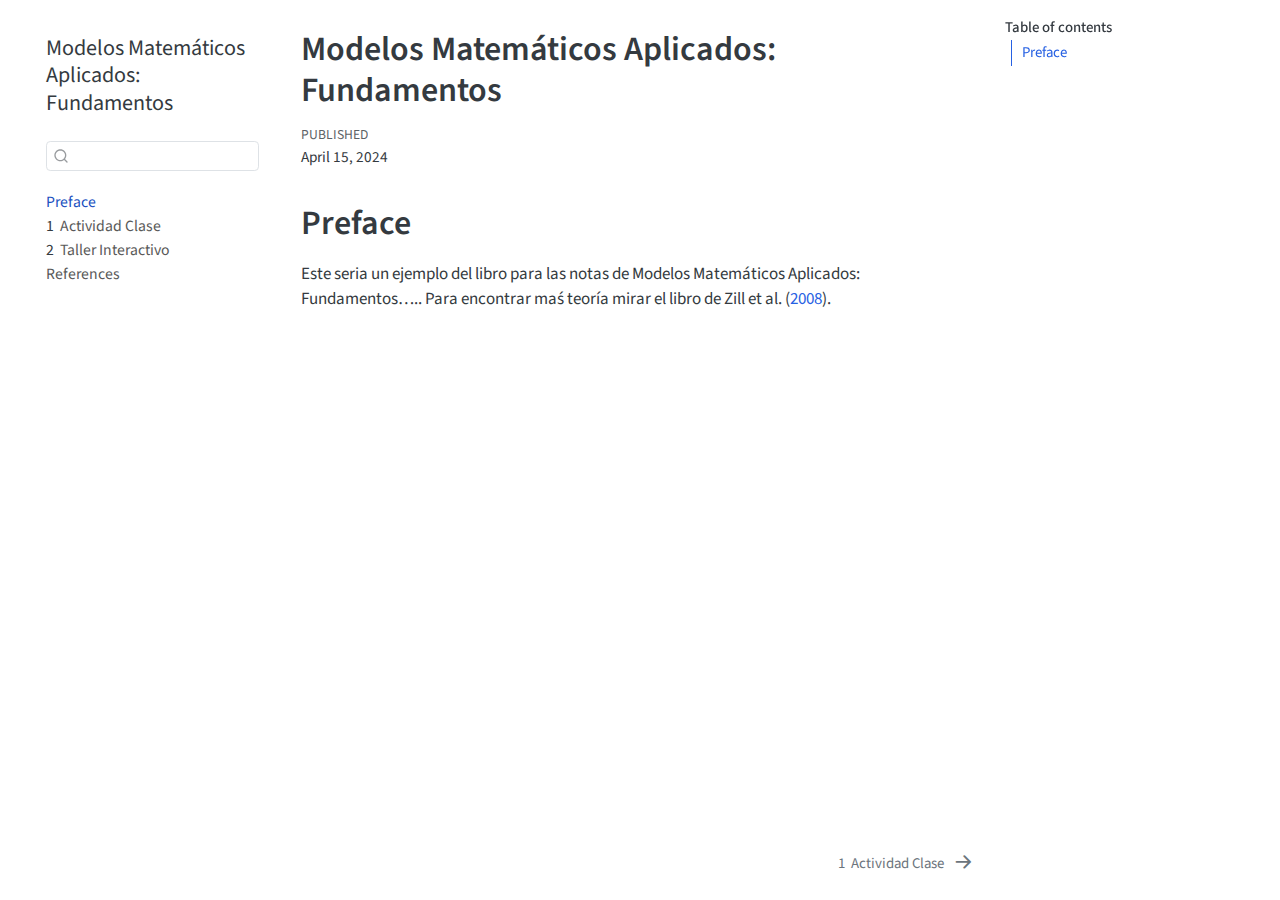
<file: index.html>
<!DOCTYPE html>
<html xmlns="http://www.w3.org/1999/xhtml" lang="en" xml:lang="en"><head>

<meta charset="utf-8">
<meta name="generator" content="quarto-1.4.553">

<meta name="viewport" content="width=device-width, initial-scale=1.0, user-scalable=yes">

<meta name="dcterms.date" content="2024-04-15">

<title>Modelos Matemáticos Aplicados: Fundamentos</title>
<style>
code{white-space: pre-wrap;}
span.smallcaps{font-variant: small-caps;}
div.columns{display: flex; gap: min(4vw, 1.5em);}
div.column{flex: auto; overflow-x: auto;}
div.hanging-indent{margin-left: 1.5em; text-indent: -1.5em;}
ul.task-list{list-style: none;}
ul.task-list li input[type="checkbox"] {
  width: 0.8em;
  margin: 0 0.8em 0.2em -1em; /* quarto-specific, see https://github.com/quarto-dev/quarto-cli/issues/4556 */ 
  vertical-align: middle;
}
/* CSS for citations */
div.csl-bib-body { }
div.csl-entry {
  clear: both;
  margin-bottom: 0em;
}
.hanging-indent div.csl-entry {
  margin-left:2em;
  text-indent:-2em;
}
div.csl-left-margin {
  min-width:2em;
  float:left;
}
div.csl-right-inline {
  margin-left:2em;
  padding-left:1em;
}
div.csl-indent {
  margin-left: 2em;
}</style>


<script src="site_libs/quarto-nav/quarto-nav.js"></script>
<script src="site_libs/quarto-nav/headroom.min.js"></script>
<script src="site_libs/clipboard/clipboard.min.js"></script>
<script src="site_libs/quarto-search/autocomplete.umd.js"></script>
<script src="site_libs/quarto-search/fuse.min.js"></script>
<script src="site_libs/quarto-search/quarto-search.js"></script>
<meta name="quarto:offset" content="./">
<link href="./ejemplo2.html" rel="next">
<script src="site_libs/quarto-html/quarto.js"></script>
<script src="site_libs/quarto-html/popper.min.js"></script>
<script src="site_libs/quarto-html/tippy.umd.min.js"></script>
<script src="site_libs/quarto-html/anchor.min.js"></script>
<link href="site_libs/quarto-html/tippy.css" rel="stylesheet">
<link href="site_libs/quarto-html/quarto-syntax-highlighting.css" rel="stylesheet" id="quarto-text-highlighting-styles">
<script src="site_libs/bootstrap/bootstrap.min.js"></script>
<link href="site_libs/bootstrap/bootstrap-icons.css" rel="stylesheet">
<link href="site_libs/bootstrap/bootstrap.min.css" rel="stylesheet" id="quarto-bootstrap" data-mode="light">
<script id="quarto-search-options" type="application/json">{
  "location": "sidebar",
  "copy-button": false,
  "collapse-after": 3,
  "panel-placement": "start",
  "type": "textbox",
  "limit": 50,
  "keyboard-shortcut": [
    "f",
    "/",
    "s"
  ],
  "show-item-context": false,
  "language": {
    "search-no-results-text": "No results",
    "search-matching-documents-text": "matching documents",
    "search-copy-link-title": "Copy link to search",
    "search-hide-matches-text": "Hide additional matches",
    "search-more-match-text": "more match in this document",
    "search-more-matches-text": "more matches in this document",
    "search-clear-button-title": "Clear",
    "search-text-placeholder": "",
    "search-detached-cancel-button-title": "Cancel",
    "search-submit-button-title": "Submit",
    "search-label": "Search"
  }
}</script>


</head>

<body class="nav-sidebar floating">

<div id="quarto-search-results"></div>
  <header id="quarto-header" class="headroom fixed-top">
  <nav class="quarto-secondary-nav">
    <div class="container-fluid d-flex">
      <button type="button" class="quarto-btn-toggle btn" data-bs-toggle="collapse" data-bs-target=".quarto-sidebar-collapse-item" aria-controls="quarto-sidebar" aria-expanded="false" aria-label="Toggle sidebar navigation" onclick="if (window.quartoToggleHeadroom) { window.quartoToggleHeadroom(); }">
        <i class="bi bi-layout-text-sidebar-reverse"></i>
      </button>
        <nav class="quarto-page-breadcrumbs" aria-label="breadcrumb"><ol class="breadcrumb"><li class="breadcrumb-item"><a href="./index.html">Preface</a></li></ol></nav>
        <a class="flex-grow-1" role="button" data-bs-toggle="collapse" data-bs-target=".quarto-sidebar-collapse-item" aria-controls="quarto-sidebar" aria-expanded="false" aria-label="Toggle sidebar navigation" onclick="if (window.quartoToggleHeadroom) { window.quartoToggleHeadroom(); }">      
        </a>
      <button type="button" class="btn quarto-search-button" aria-label="" onclick="window.quartoOpenSearch();">
        <i class="bi bi-search"></i>
      </button>
    </div>
  </nav>
</header>
<!-- content -->
<div id="quarto-content" class="quarto-container page-columns page-rows-contents page-layout-article">
<!-- sidebar -->
  <nav id="quarto-sidebar" class="sidebar collapse collapse-horizontal quarto-sidebar-collapse-item sidebar-navigation floating overflow-auto">
    <div class="pt-lg-2 mt-2 text-left sidebar-header">
    <div class="sidebar-title mb-0 py-0">
      <a href="./">Modelos Matemáticos Aplicados: Fundamentos</a> 
    </div>
      </div>
        <div class="mt-2 flex-shrink-0 align-items-center">
        <div class="sidebar-search">
        <div id="quarto-search" class="" title="Search"></div>
        </div>
        </div>
    <div class="sidebar-menu-container"> 
    <ul class="list-unstyled mt-1">
        <li class="sidebar-item">
  <div class="sidebar-item-container"> 
  <a href="./index.html" class="sidebar-item-text sidebar-link active">
 <span class="menu-text">Preface</span></a>
  </div>
</li>
        <li class="sidebar-item">
  <div class="sidebar-item-container"> 
  <a href="./ejemplo2.html" class="sidebar-item-text sidebar-link">
 <span class="menu-text"><span class="chapter-number">1</span>&nbsp; <span class="chapter-title">Actividad Clase</span></span></a>
  </div>
</li>
        <li class="sidebar-item">
  <div class="sidebar-item-container"> 
  <a href="./actividad1.html" class="sidebar-item-text sidebar-link">
 <span class="menu-text"><span class="chapter-number">2</span>&nbsp; <span class="chapter-title">Taller Interactivo</span></span></a>
  </div>
</li>
        <li class="sidebar-item">
  <div class="sidebar-item-container"> 
  <a href="./references.html" class="sidebar-item-text sidebar-link">
 <span class="menu-text">References</span></a>
  </div>
</li>
    </ul>
    </div>
</nav>
<div id="quarto-sidebar-glass" class="quarto-sidebar-collapse-item" data-bs-toggle="collapse" data-bs-target=".quarto-sidebar-collapse-item"></div>
<!-- margin-sidebar -->
    <div id="quarto-margin-sidebar" class="sidebar margin-sidebar">
        <nav id="TOC" role="doc-toc" class="toc-active">
    <h2 id="toc-title">Table of contents</h2>
   
  <ul>
  <li><a href="#preface" id="toc-preface" class="nav-link active" data-scroll-target="#preface">Preface</a></li>
  </ul>
</nav>
    </div>
<!-- main -->
<main class="content" id="quarto-document-content">

<header id="title-block-header" class="quarto-title-block default">
<div class="quarto-title">
<h1 class="title">Modelos Matemáticos Aplicados: Fundamentos</h1>
</div>



<div class="quarto-title-meta">

    
    <div>
    <div class="quarto-title-meta-heading">Published</div>
    <div class="quarto-title-meta-contents">
      <p class="date">April 15, 2024</p>
    </div>
  </div>
  
    
  </div>
  


</header>


<section id="preface" class="level1 unnumbered">
<h1 class="unnumbered">Preface</h1>
<p>Este seria un ejemplo del libro para las notas de Modelos Matemáticos Aplicados: Fundamentos….. Para encontrar maś teoría mirar el libro de <span class="citation" data-cites="zill2008precalculo">Zill et al. (<a href="references.html#ref-zill2008precalculo" role="doc-biblioref">2008</a>)</span>.</p>


<div id="refs" class="references csl-bib-body hanging-indent" data-entry-spacing="0" role="list" style="display: none">
<div id="ref-zill2008precalculo" class="csl-entry" role="listitem">
Zill, Dennis G et al. 2008. <span>“Prec<span>á</span>lculo: Con Avances de c<span>á</span>lculo.”</span>
</div>
</div>
</section>

</main> <!-- /main -->
<script id="quarto-html-after-body" type="application/javascript">
window.document.addEventListener("DOMContentLoaded", function (event) {
  const toggleBodyColorMode = (bsSheetEl) => {
    const mode = bsSheetEl.getAttribute("data-mode");
    const bodyEl = window.document.querySelector("body");
    if (mode === "dark") {
      bodyEl.classList.add("quarto-dark");
      bodyEl.classList.remove("quarto-light");
    } else {
      bodyEl.classList.add("quarto-light");
      bodyEl.classList.remove("quarto-dark");
    }
  }
  const toggleBodyColorPrimary = () => {
    const bsSheetEl = window.document.querySelector("link#quarto-bootstrap");
    if (bsSheetEl) {
      toggleBodyColorMode(bsSheetEl);
    }
  }
  toggleBodyColorPrimary();  
  const icon = "";
  const anchorJS = new window.AnchorJS();
  anchorJS.options = {
    placement: 'right',
    icon: icon
  };
  anchorJS.add('.anchored');
  const isCodeAnnotation = (el) => {
    for (const clz of el.classList) {
      if (clz.startsWith('code-annotation-')) {                     
        return true;
      }
    }
    return false;
  }
  const clipboard = new window.ClipboardJS('.code-copy-button', {
    text: function(trigger) {
      const codeEl = trigger.previousElementSibling.cloneNode(true);
      for (const childEl of codeEl.children) {
        if (isCodeAnnotation(childEl)) {
          childEl.remove();
        }
      }
      return codeEl.innerText;
    }
  });
  clipboard.on('success', function(e) {
    // button target
    const button = e.trigger;
    // don't keep focus
    button.blur();
    // flash "checked"
    button.classList.add('code-copy-button-checked');
    var currentTitle = button.getAttribute("title");
    button.setAttribute("title", "Copied!");
    let tooltip;
    if (window.bootstrap) {
      button.setAttribute("data-bs-toggle", "tooltip");
      button.setAttribute("data-bs-placement", "left");
      button.setAttribute("data-bs-title", "Copied!");
      tooltip = new bootstrap.Tooltip(button, 
        { trigger: "manual", 
          customClass: "code-copy-button-tooltip",
          offset: [0, -8]});
      tooltip.show();    
    }
    setTimeout(function() {
      if (tooltip) {
        tooltip.hide();
        button.removeAttribute("data-bs-title");
        button.removeAttribute("data-bs-toggle");
        button.removeAttribute("data-bs-placement");
      }
      button.setAttribute("title", currentTitle);
      button.classList.remove('code-copy-button-checked');
    }, 1000);
    // clear code selection
    e.clearSelection();
  });
    var localhostRegex = new RegExp(/^(?:http|https):\/\/localhost\:?[0-9]*\//);
    var mailtoRegex = new RegExp(/^mailto:/);
      var filterRegex = new RegExp('/' + window.location.host + '/');
    var isInternal = (href) => {
        return filterRegex.test(href) || localhostRegex.test(href) || mailtoRegex.test(href);
    }
    // Inspect non-navigation links and adorn them if external
 	var links = window.document.querySelectorAll('a[href]:not(.nav-link):not(.navbar-brand):not(.toc-action):not(.sidebar-link):not(.sidebar-item-toggle):not(.pagination-link):not(.no-external):not([aria-hidden]):not(.dropdown-item):not(.quarto-navigation-tool)');
    for (var i=0; i<links.length; i++) {
      const link = links[i];
      if (!isInternal(link.href)) {
        // undo the damage that might have been done by quarto-nav.js in the case of
        // links that we want to consider external
        if (link.dataset.originalHref !== undefined) {
          link.href = link.dataset.originalHref;
        }
      }
    }
  function tippyHover(el, contentFn, onTriggerFn, onUntriggerFn) {
    const config = {
      allowHTML: true,
      maxWidth: 500,
      delay: 100,
      arrow: false,
      appendTo: function(el) {
          return el.parentElement;
      },
      interactive: true,
      interactiveBorder: 10,
      theme: 'quarto',
      placement: 'bottom-start',
    };
    if (contentFn) {
      config.content = contentFn;
    }
    if (onTriggerFn) {
      config.onTrigger = onTriggerFn;
    }
    if (onUntriggerFn) {
      config.onUntrigger = onUntriggerFn;
    }
    window.tippy(el, config); 
  }
  const noterefs = window.document.querySelectorAll('a[role="doc-noteref"]');
  for (var i=0; i<noterefs.length; i++) {
    const ref = noterefs[i];
    tippyHover(ref, function() {
      // use id or data attribute instead here
      let href = ref.getAttribute('data-footnote-href') || ref.getAttribute('href');
      try { href = new URL(href).hash; } catch {}
      const id = href.replace(/^#\/?/, "");
      const note = window.document.getElementById(id);
      if (note) {
        return note.innerHTML;
      } else {
        return "";
      }
    });
  }
  const xrefs = window.document.querySelectorAll('a.quarto-xref');
  const processXRef = (id, note) => {
    // Strip column container classes
    const stripColumnClz = (el) => {
      el.classList.remove("page-full", "page-columns");
      if (el.children) {
        for (const child of el.children) {
          stripColumnClz(child);
        }
      }
    }
    stripColumnClz(note)
    if (id === null || id.startsWith('sec-')) {
      // Special case sections, only their first couple elements
      const container = document.createElement("div");
      if (note.children && note.children.length > 2) {
        container.appendChild(note.children[0].cloneNode(true));
        for (let i = 1; i < note.children.length; i++) {
          const child = note.children[i];
          if (child.tagName === "P" && child.innerText === "") {
            continue;
          } else {
            container.appendChild(child.cloneNode(true));
            break;
          }
        }
        if (window.Quarto?.typesetMath) {
          window.Quarto.typesetMath(container);
        }
        return container.innerHTML
      } else {
        if (window.Quarto?.typesetMath) {
          window.Quarto.typesetMath(note);
        }
        return note.innerHTML;
      }
    } else {
      // Remove any anchor links if they are present
      const anchorLink = note.querySelector('a.anchorjs-link');
      if (anchorLink) {
        anchorLink.remove();
      }
      if (window.Quarto?.typesetMath) {
        window.Quarto.typesetMath(note);
      }
      // TODO in 1.5, we should make sure this works without a callout special case
      if (note.classList.contains("callout")) {
        return note.outerHTML;
      } else {
        return note.innerHTML;
      }
    }
  }
  for (var i=0; i<xrefs.length; i++) {
    const xref = xrefs[i];
    tippyHover(xref, undefined, function(instance) {
      instance.disable();
      let url = xref.getAttribute('href');
      let hash = undefined; 
      if (url.startsWith('#')) {
        hash = url;
      } else {
        try { hash = new URL(url).hash; } catch {}
      }
      if (hash) {
        const id = hash.replace(/^#\/?/, "");
        const note = window.document.getElementById(id);
        if (note !== null) {
          try {
            const html = processXRef(id, note.cloneNode(true));
            instance.setContent(html);
          } finally {
            instance.enable();
            instance.show();
          }
        } else {
          // See if we can fetch this
          fetch(url.split('#')[0])
          .then(res => res.text())
          .then(html => {
            const parser = new DOMParser();
            const htmlDoc = parser.parseFromString(html, "text/html");
            const note = htmlDoc.getElementById(id);
            if (note !== null) {
              const html = processXRef(id, note);
              instance.setContent(html);
            } 
          }).finally(() => {
            instance.enable();
            instance.show();
          });
        }
      } else {
        // See if we can fetch a full url (with no hash to target)
        // This is a special case and we should probably do some content thinning / targeting
        fetch(url)
        .then(res => res.text())
        .then(html => {
          const parser = new DOMParser();
          const htmlDoc = parser.parseFromString(html, "text/html");
          const note = htmlDoc.querySelector('main.content');
          if (note !== null) {
            // This should only happen for chapter cross references
            // (since there is no id in the URL)
            // remove the first header
            if (note.children.length > 0 && note.children[0].tagName === "HEADER") {
              note.children[0].remove();
            }
            const html = processXRef(null, note);
            instance.setContent(html);
          } 
        }).finally(() => {
          instance.enable();
          instance.show();
        });
      }
    }, function(instance) {
    });
  }
      let selectedAnnoteEl;
      const selectorForAnnotation = ( cell, annotation) => {
        let cellAttr = 'data-code-cell="' + cell + '"';
        let lineAttr = 'data-code-annotation="' +  annotation + '"';
        const selector = 'span[' + cellAttr + '][' + lineAttr + ']';
        return selector;
      }
      const selectCodeLines = (annoteEl) => {
        const doc = window.document;
        const targetCell = annoteEl.getAttribute("data-target-cell");
        const targetAnnotation = annoteEl.getAttribute("data-target-annotation");
        const annoteSpan = window.document.querySelector(selectorForAnnotation(targetCell, targetAnnotation));
        const lines = annoteSpan.getAttribute("data-code-lines").split(",");
        const lineIds = lines.map((line) => {
          return targetCell + "-" + line;
        })
        let top = null;
        let height = null;
        let parent = null;
        if (lineIds.length > 0) {
            //compute the position of the single el (top and bottom and make a div)
            const el = window.document.getElementById(lineIds[0]);
            top = el.offsetTop;
            height = el.offsetHeight;
            parent = el.parentElement.parentElement;
          if (lineIds.length > 1) {
            const lastEl = window.document.getElementById(lineIds[lineIds.length - 1]);
            const bottom = lastEl.offsetTop + lastEl.offsetHeight;
            height = bottom - top;
          }
          if (top !== null && height !== null && parent !== null) {
            // cook up a div (if necessary) and position it 
            let div = window.document.getElementById("code-annotation-line-highlight");
            if (div === null) {
              div = window.document.createElement("div");
              div.setAttribute("id", "code-annotation-line-highlight");
              div.style.position = 'absolute';
              parent.appendChild(div);
            }
            div.style.top = top - 2 + "px";
            div.style.height = height + 4 + "px";
            div.style.left = 0;
            let gutterDiv = window.document.getElementById("code-annotation-line-highlight-gutter");
            if (gutterDiv === null) {
              gutterDiv = window.document.createElement("div");
              gutterDiv.setAttribute("id", "code-annotation-line-highlight-gutter");
              gutterDiv.style.position = 'absolute';
              const codeCell = window.document.getElementById(targetCell);
              const gutter = codeCell.querySelector('.code-annotation-gutter');
              gutter.appendChild(gutterDiv);
            }
            gutterDiv.style.top = top - 2 + "px";
            gutterDiv.style.height = height + 4 + "px";
          }
          selectedAnnoteEl = annoteEl;
        }
      };
      const unselectCodeLines = () => {
        const elementsIds = ["code-annotation-line-highlight", "code-annotation-line-highlight-gutter"];
        elementsIds.forEach((elId) => {
          const div = window.document.getElementById(elId);
          if (div) {
            div.remove();
          }
        });
        selectedAnnoteEl = undefined;
      };
        // Handle positioning of the toggle
    window.addEventListener(
      "resize",
      throttle(() => {
        elRect = undefined;
        if (selectedAnnoteEl) {
          selectCodeLines(selectedAnnoteEl);
        }
      }, 10)
    );
    function throttle(fn, ms) {
    let throttle = false;
    let timer;
      return (...args) => {
        if(!throttle) { // first call gets through
            fn.apply(this, args);
            throttle = true;
        } else { // all the others get throttled
            if(timer) clearTimeout(timer); // cancel #2
            timer = setTimeout(() => {
              fn.apply(this, args);
              timer = throttle = false;
            }, ms);
        }
      };
    }
      // Attach click handler to the DT
      const annoteDls = window.document.querySelectorAll('dt[data-target-cell]');
      for (const annoteDlNode of annoteDls) {
        annoteDlNode.addEventListener('click', (event) => {
          const clickedEl = event.target;
          if (clickedEl !== selectedAnnoteEl) {
            unselectCodeLines();
            const activeEl = window.document.querySelector('dt[data-target-cell].code-annotation-active');
            if (activeEl) {
              activeEl.classList.remove('code-annotation-active');
            }
            selectCodeLines(clickedEl);
            clickedEl.classList.add('code-annotation-active');
          } else {
            // Unselect the line
            unselectCodeLines();
            clickedEl.classList.remove('code-annotation-active');
          }
        });
      }
  const findCites = (el) => {
    const parentEl = el.parentElement;
    if (parentEl) {
      const cites = parentEl.dataset.cites;
      if (cites) {
        return {
          el,
          cites: cites.split(' ')
        };
      } else {
        return findCites(el.parentElement)
      }
    } else {
      return undefined;
    }
  };
  var bibliorefs = window.document.querySelectorAll('a[role="doc-biblioref"]');
  for (var i=0; i<bibliorefs.length; i++) {
    const ref = bibliorefs[i];
    const citeInfo = findCites(ref);
    if (citeInfo) {
      tippyHover(citeInfo.el, function() {
        var popup = window.document.createElement('div');
        citeInfo.cites.forEach(function(cite) {
          var citeDiv = window.document.createElement('div');
          citeDiv.classList.add('hanging-indent');
          citeDiv.classList.add('csl-entry');
          var biblioDiv = window.document.getElementById('ref-' + cite);
          if (biblioDiv) {
            citeDiv.innerHTML = biblioDiv.innerHTML;
          }
          popup.appendChild(citeDiv);
        });
        return popup.innerHTML;
      });
    }
  }
});
</script>
<nav class="page-navigation">
  <div class="nav-page nav-page-previous">
  </div>
  <div class="nav-page nav-page-next">
      <a href="./ejemplo2.html" class="pagination-link" aria-label="Actividad Clase">
        <span class="nav-page-text"><span class="chapter-number">1</span>&nbsp; <span class="chapter-title">Actividad Clase</span></span> <i class="bi bi-arrow-right-short"></i>
      </a>
  </div>
</nav>
</div> <!-- /content -->




</body></html>
</file>
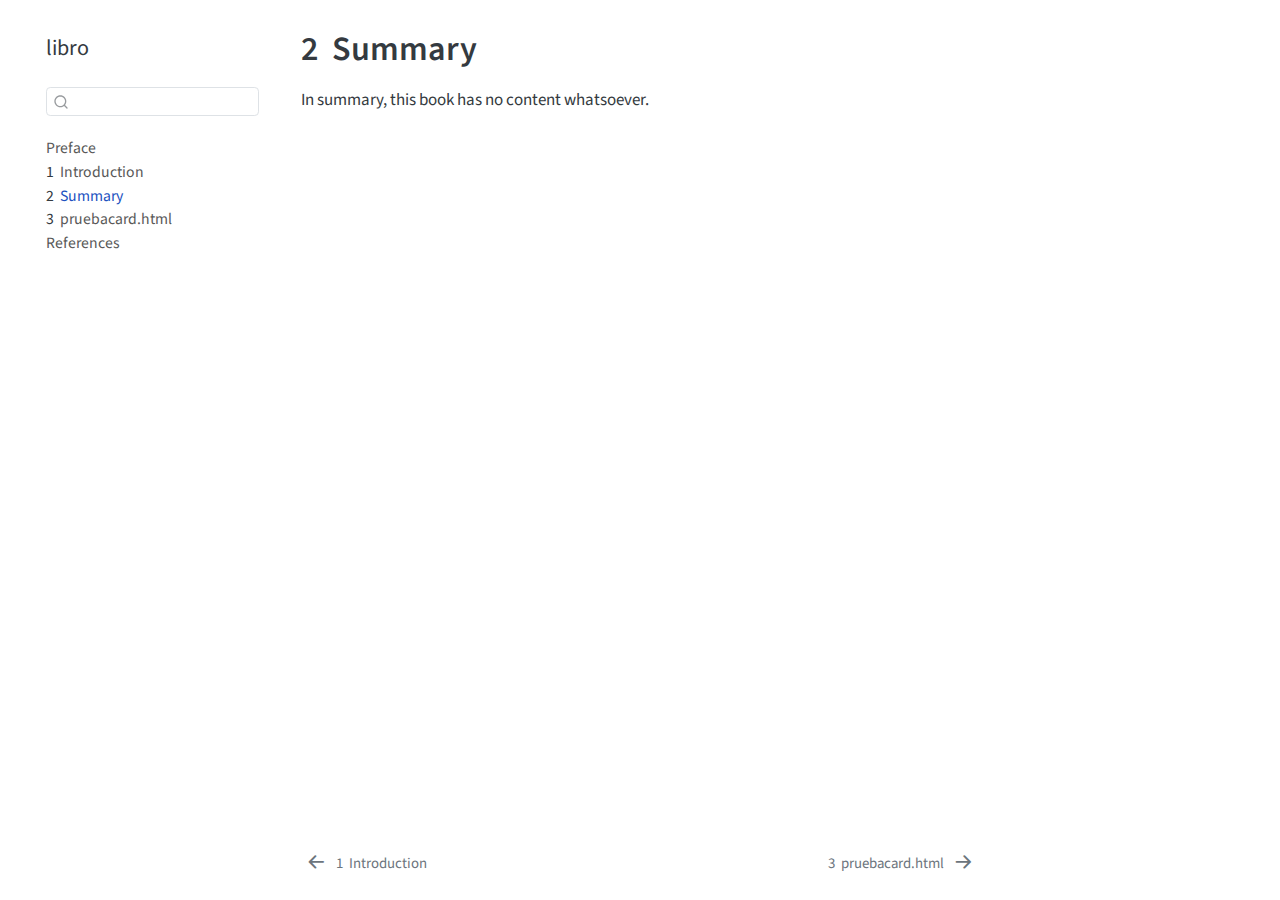
<file: summary.html>
<!DOCTYPE html>
<html xmlns="http://www.w3.org/1999/xhtml" lang="en" xml:lang="en"><head>

<meta charset="utf-8">
<meta name="generator" content="quarto-1.2.335">

<meta name="viewport" content="width=device-width, initial-scale=1.0, user-scalable=yes">


<title>libro - 2&nbsp; Summary</title>
<style>
code{white-space: pre-wrap;}
span.smallcaps{font-variant: small-caps;}
div.columns{display: flex; gap: min(4vw, 1.5em);}
div.column{flex: auto; overflow-x: auto;}
div.hanging-indent{margin-left: 1.5em; text-indent: -1.5em;}
ul.task-list{list-style: none;}
ul.task-list li input[type="checkbox"] {
  width: 0.8em;
  margin: 0 0.8em 0.2em -1.6em;
  vertical-align: middle;
}
</style>


<script src="site_libs/quarto-nav/quarto-nav.js"></script>
<script src="site_libs/quarto-nav/headroom.min.js"></script>
<script src="site_libs/clipboard/clipboard.min.js"></script>
<script src="site_libs/quarto-search/autocomplete.umd.js"></script>
<script src="site_libs/quarto-search/fuse.min.js"></script>
<script src="site_libs/quarto-search/quarto-search.js"></script>
<meta name="quarto:offset" content="./">
<link href="./pruebacard.html" rel="next">
<link href="./intro.html" rel="prev">
<script src="site_libs/quarto-html/quarto.js"></script>
<script src="site_libs/quarto-html/popper.min.js"></script>
<script src="site_libs/quarto-html/tippy.umd.min.js"></script>
<script src="site_libs/quarto-html/anchor.min.js"></script>
<link href="site_libs/quarto-html/tippy.css" rel="stylesheet">
<link href="site_libs/quarto-html/quarto-syntax-highlighting.css" rel="stylesheet" id="quarto-text-highlighting-styles">
<script src="site_libs/bootstrap/bootstrap.min.js"></script>
<link href="site_libs/bootstrap/bootstrap-icons.css" rel="stylesheet">
<link href="site_libs/bootstrap/bootstrap.min.css" rel="stylesheet" id="quarto-bootstrap" data-mode="light">
<script id="quarto-search-options" type="application/json">{
  "location": "sidebar",
  "copy-button": false,
  "collapse-after": 3,
  "panel-placement": "start",
  "type": "textbox",
  "limit": 20,
  "language": {
    "search-no-results-text": "No results",
    "search-matching-documents-text": "matching documents",
    "search-copy-link-title": "Copy link to search",
    "search-hide-matches-text": "Hide additional matches",
    "search-more-match-text": "more match in this document",
    "search-more-matches-text": "more matches in this document",
    "search-clear-button-title": "Clear",
    "search-detached-cancel-button-title": "Cancel",
    "search-submit-button-title": "Submit"
  }
}</script>


</head>

<body class="nav-sidebar floating">

<div id="quarto-search-results"></div>
  <header id="quarto-header" class="headroom fixed-top">
  <nav class="quarto-secondary-nav" data-bs-toggle="collapse" data-bs-target="#quarto-sidebar" aria-controls="quarto-sidebar" aria-expanded="false" aria-label="Toggle sidebar navigation" onclick="if (window.quartoToggleHeadroom) { window.quartoToggleHeadroom(); }">
    <div class="container-fluid d-flex justify-content-between">
      <h1 class="quarto-secondary-nav-title"><span class="chapter-number">2</span>&nbsp; <span class="chapter-title">Summary</span></h1>
      <button type="button" class="quarto-btn-toggle btn" aria-label="Show secondary navigation">
        <i class="bi bi-chevron-right"></i>
      </button>
    </div>
  </nav>
</header>
<!-- content -->
<div id="quarto-content" class="quarto-container page-columns page-rows-contents page-layout-article">
<!-- sidebar -->
  <nav id="quarto-sidebar" class="sidebar collapse sidebar-navigation floating overflow-auto">
    <div class="pt-lg-2 mt-2 text-left sidebar-header">
    <div class="sidebar-title mb-0 py-0">
      <a href="./">libro</a> 
    </div>
      </div>
      <div class="mt-2 flex-shrink-0 align-items-center">
        <div class="sidebar-search">
        <div id="quarto-search" class="" title="Search"></div>
        </div>
      </div>
    <div class="sidebar-menu-container"> 
    <ul class="list-unstyled mt-1">
        <li class="sidebar-item">
  <div class="sidebar-item-container"> 
  <a href="./index.html" class="sidebar-item-text sidebar-link">Preface</a>
  </div>
</li>
        <li class="sidebar-item">
  <div class="sidebar-item-container"> 
  <a href="./intro.html" class="sidebar-item-text sidebar-link"><span class="chapter-number">1</span>&nbsp; <span class="chapter-title">Introduction</span></a>
  </div>
</li>
        <li class="sidebar-item">
  <div class="sidebar-item-container"> 
  <a href="./summary.html" class="sidebar-item-text sidebar-link active"><span class="chapter-number">2</span>&nbsp; <span class="chapter-title">Summary</span></a>
  </div>
</li>
        <li class="sidebar-item">
  <div class="sidebar-item-container"> 
  <a href="./pruebacard.html" class="sidebar-item-text sidebar-link"><span class="chapter-number">3</span>&nbsp; <span class="chapter-title">pruebacard.html</span></a>
  </div>
</li>
        <li class="sidebar-item">
  <div class="sidebar-item-container"> 
  <a href="./references.html" class="sidebar-item-text sidebar-link">References</a>
  </div>
</li>
    </ul>
    </div>
</nav>
<!-- margin-sidebar -->
    <div id="quarto-margin-sidebar" class="sidebar margin-sidebar">
        
    </div>
<!-- main -->
<main class="content" id="quarto-document-content">

<header id="title-block-header" class="quarto-title-block default">
<div class="quarto-title">
<h1 class="title d-none d-lg-block"><span class="chapter-number">2</span>&nbsp; <span class="chapter-title">Summary</span></h1>
</div>



<div class="quarto-title-meta">

    
  
    
  </div>
  

</header>

<p>In summary, this book has no content whatsoever.</p>



</main> <!-- /main -->
<script id="quarto-html-after-body" type="application/javascript">
window.document.addEventListener("DOMContentLoaded", function (event) {
  const toggleBodyColorMode = (bsSheetEl) => {
    const mode = bsSheetEl.getAttribute("data-mode");
    const bodyEl = window.document.querySelector("body");
    if (mode === "dark") {
      bodyEl.classList.add("quarto-dark");
      bodyEl.classList.remove("quarto-light");
    } else {
      bodyEl.classList.add("quarto-light");
      bodyEl.classList.remove("quarto-dark");
    }
  }
  const toggleBodyColorPrimary = () => {
    const bsSheetEl = window.document.querySelector("link#quarto-bootstrap");
    if (bsSheetEl) {
      toggleBodyColorMode(bsSheetEl);
    }
  }
  toggleBodyColorPrimary();  
  const icon = "";
  const anchorJS = new window.AnchorJS();
  anchorJS.options = {
    placement: 'right',
    icon: icon
  };
  anchorJS.add('.anchored');
  const clipboard = new window.ClipboardJS('.code-copy-button', {
    target: function(trigger) {
      return trigger.previousElementSibling;
    }
  });
  clipboard.on('success', function(e) {
    // button target
    const button = e.trigger;
    // don't keep focus
    button.blur();
    // flash "checked"
    button.classList.add('code-copy-button-checked');
    var currentTitle = button.getAttribute("title");
    button.setAttribute("title", "Copied!");
    let tooltip;
    if (window.bootstrap) {
      button.setAttribute("data-bs-toggle", "tooltip");
      button.setAttribute("data-bs-placement", "left");
      button.setAttribute("data-bs-title", "Copied!");
      tooltip = new bootstrap.Tooltip(button, 
        { trigger: "manual", 
          customClass: "code-copy-button-tooltip",
          offset: [0, -8]});
      tooltip.show();    
    }
    setTimeout(function() {
      if (tooltip) {
        tooltip.hide();
        button.removeAttribute("data-bs-title");
        button.removeAttribute("data-bs-toggle");
        button.removeAttribute("data-bs-placement");
      }
      button.setAttribute("title", currentTitle);
      button.classList.remove('code-copy-button-checked');
    }, 1000);
    // clear code selection
    e.clearSelection();
  });
  function tippyHover(el, contentFn) {
    const config = {
      allowHTML: true,
      content: contentFn,
      maxWidth: 500,
      delay: 100,
      arrow: false,
      appendTo: function(el) {
          return el.parentElement;
      },
      interactive: true,
      interactiveBorder: 10,
      theme: 'quarto',
      placement: 'bottom-start'
    };
    window.tippy(el, config); 
  }
  const noterefs = window.document.querySelectorAll('a[role="doc-noteref"]');
  for (var i=0; i<noterefs.length; i++) {
    const ref = noterefs[i];
    tippyHover(ref, function() {
      // use id or data attribute instead here
      let href = ref.getAttribute('data-footnote-href') || ref.getAttribute('href');
      try { href = new URL(href).hash; } catch {}
      const id = href.replace(/^#\/?/, "");
      const note = window.document.getElementById(id);
      return note.innerHTML;
    });
  }
  const findCites = (el) => {
    const parentEl = el.parentElement;
    if (parentEl) {
      const cites = parentEl.dataset.cites;
      if (cites) {
        return {
          el,
          cites: cites.split(' ')
        };
      } else {
        return findCites(el.parentElement)
      }
    } else {
      return undefined;
    }
  };
  var bibliorefs = window.document.querySelectorAll('a[role="doc-biblioref"]');
  for (var i=0; i<bibliorefs.length; i++) {
    const ref = bibliorefs[i];
    const citeInfo = findCites(ref);
    if (citeInfo) {
      tippyHover(citeInfo.el, function() {
        var popup = window.document.createElement('div');
        citeInfo.cites.forEach(function(cite) {
          var citeDiv = window.document.createElement('div');
          citeDiv.classList.add('hanging-indent');
          citeDiv.classList.add('csl-entry');
          var biblioDiv = window.document.getElementById('ref-' + cite);
          if (biblioDiv) {
            citeDiv.innerHTML = biblioDiv.innerHTML;
          }
          popup.appendChild(citeDiv);
        });
        return popup.innerHTML;
      });
    }
  }
});
</script>
<nav class="page-navigation">
  <div class="nav-page nav-page-previous">
      <a href="./intro.html" class="pagination-link">
        <i class="bi bi-arrow-left-short"></i> <span class="nav-page-text"><span class="chapter-number">1</span>&nbsp; <span class="chapter-title">Introduction</span></span>
      </a>          
  </div>
  <div class="nav-page nav-page-next">
      <a href="./pruebacard.html" class="pagination-link">
        <span class="nav-page-text"><span class="chapter-number">3</span>&nbsp; <span class="chapter-title">pruebacard.html</span></span> <i class="bi bi-arrow-right-short"></i>
      </a>
  </div>
</nav>
</div> <!-- /content -->



</body></html>
</file>
<file: site_libs/quarto-html/tippy.css>
.tippy-box[data-animation=fade][data-state=hidden]{opacity:0}[data-tippy-root]{max-width:calc(100vw - 10px)}.tippy-box{position:relative;background-color:#333;color:#fff;border-radius:4px;font-size:14px;line-height:1.4;white-space:normal;outline:0;transition-property:transform,visibility,opacity}.tippy-box[data-placement^=top]>.tippy-arrow{bottom:0}.tippy-box[data-placement^=top]>.tippy-arrow:before{bottom:-7px;left:0;border-width:8px 8px 0;border-top-color:initial;transform-origin:center top}.tippy-box[data-placement^=bottom]>.tippy-arrow{top:0}.tippy-box[data-placement^=bottom]>.tippy-arrow:before{top:-7px;left:0;border-width:0 8px 8px;border-bottom-color:initial;transform-origin:center bottom}.tippy-box[data-placement^=left]>.tippy-arrow{right:0}.tippy-box[data-placement^=left]>.tippy-arrow:before{border-width:8px 0 8px 8px;border-left-color:initial;right:-7px;transform-origin:center left}.tippy-box[data-placement^=right]>.tippy-arrow{left:0}.tippy-box[data-placement^=right]>.tippy-arrow:before{left:-7px;border-width:8px 8px 8px 0;border-right-color:initial;transform-origin:center right}.tippy-box[data-inertia][data-state=visible]{transition-timing-function:cubic-bezier(.54,1.5,.38,1.11)}.tippy-arrow{width:16px;height:16px;color:#333}.tippy-arrow:before{content:"";position:absolute;border-color:transparent;border-style:solid}.tippy-content{position:relative;padding:5px 9px;z-index:1}
</file>
<file: site_libs/quarto-html/quarto-syntax-highlighting.css>
/* quarto syntax highlight colors */
:root {
  --quarto-hl-ot-color: #003B4F;
  --quarto-hl-at-color: #657422;
  --quarto-hl-ss-color: #20794D;
  --quarto-hl-an-color: #5E5E5E;
  --quarto-hl-fu-color: #4758AB;
  --quarto-hl-st-color: #20794D;
  --quarto-hl-cf-color: #003B4F;
  --quarto-hl-op-color: #5E5E5E;
  --quarto-hl-er-color: #AD0000;
  --quarto-hl-bn-color: #AD0000;
  --quarto-hl-al-color: #AD0000;
  --quarto-hl-va-color: #111111;
  --quarto-hl-bu-color: inherit;
  --quarto-hl-ex-color: inherit;
  --quarto-hl-pp-color: #AD0000;
  --quarto-hl-in-color: #5E5E5E;
  --quarto-hl-vs-color: #20794D;
  --quarto-hl-wa-color: #5E5E5E;
  --quarto-hl-do-color: #5E5E5E;
  --quarto-hl-im-color: #00769E;
  --quarto-hl-ch-color: #20794D;
  --quarto-hl-dt-color: #AD0000;
  --quarto-hl-fl-color: #AD0000;
  --quarto-hl-co-color: #5E5E5E;
  --quarto-hl-cv-color: #5E5E5E;
  --quarto-hl-cn-color: #8f5902;
  --quarto-hl-sc-color: #5E5E5E;
  --quarto-hl-dv-color: #AD0000;
  --quarto-hl-kw-color: #003B4F;
}

/* other quarto variables */
:root {
  --quarto-font-monospace: SFMono-Regular, Menlo, Monaco, Consolas, "Liberation Mono", "Courier New", monospace;
}

pre > code.sourceCode > span {
  color: #003B4F;
}

code span {
  color: #003B4F;
}

code.sourceCode > span {
  color: #003B4F;
}

div.sourceCode,
div.sourceCode pre.sourceCode {
  color: #003B4F;
}

code span.ot {
  color: #003B4F;
  font-style: inherit;
}

code span.at {
  color: #657422;
  font-style: inherit;
}

code span.ss {
  color: #20794D;
  font-style: inherit;
}

code span.an {
  color: #5E5E5E;
  font-style: inherit;
}

code span.fu {
  color: #4758AB;
  font-style: inherit;
}

code span.st {
  color: #20794D;
  font-style: inherit;
}

code span.cf {
  color: #003B4F;
  font-style: inherit;
}

code span.op {
  color: #5E5E5E;
  font-style: inherit;
}

code span.er {
  color: #AD0000;
  font-style: inherit;
}

code span.bn {
  color: #AD0000;
  font-style: inherit;
}

code span.al {
  color: #AD0000;
  font-style: inherit;
}

code span.va {
  color: #111111;
  font-style: inherit;
}

code span.bu {
  font-style: inherit;
}

code span.ex {
  font-style: inherit;
}

code span.pp {
  color: #AD0000;
  font-style: inherit;
}

code span.in {
  color: #5E5E5E;
  font-style: inherit;
}

code span.vs {
  color: #20794D;
  font-style: inherit;
}

code span.wa {
  color: #5E5E5E;
  font-style: italic;
}

code span.do {
  color: #5E5E5E;
  font-style: italic;
}

code span.im {
  color: #00769E;
  font-style: inherit;
}

code span.ch {
  color: #20794D;
  font-style: inherit;
}

code span.dt {
  color: #AD0000;
  font-style: inherit;
}

code span.fl {
  color: #AD0000;
  font-style: inherit;
}

code span.co {
  color: #5E5E5E;
  font-style: inherit;
}

code span.cv {
  color: #5E5E5E;
  font-style: italic;
}

code span.cn {
  color: #8f5902;
  font-style: inherit;
}

code span.sc {
  color: #5E5E5E;
  font-style: inherit;
}

code span.dv {
  color: #AD0000;
  font-style: inherit;
}

code span.kw {
  color: #003B4F;
  font-style: inherit;
}

.prevent-inlining {
  content: "</";
}

/*# sourceMappingURL=debc5d5d77c3f9108843748ff7464032.css.map */
</file>
